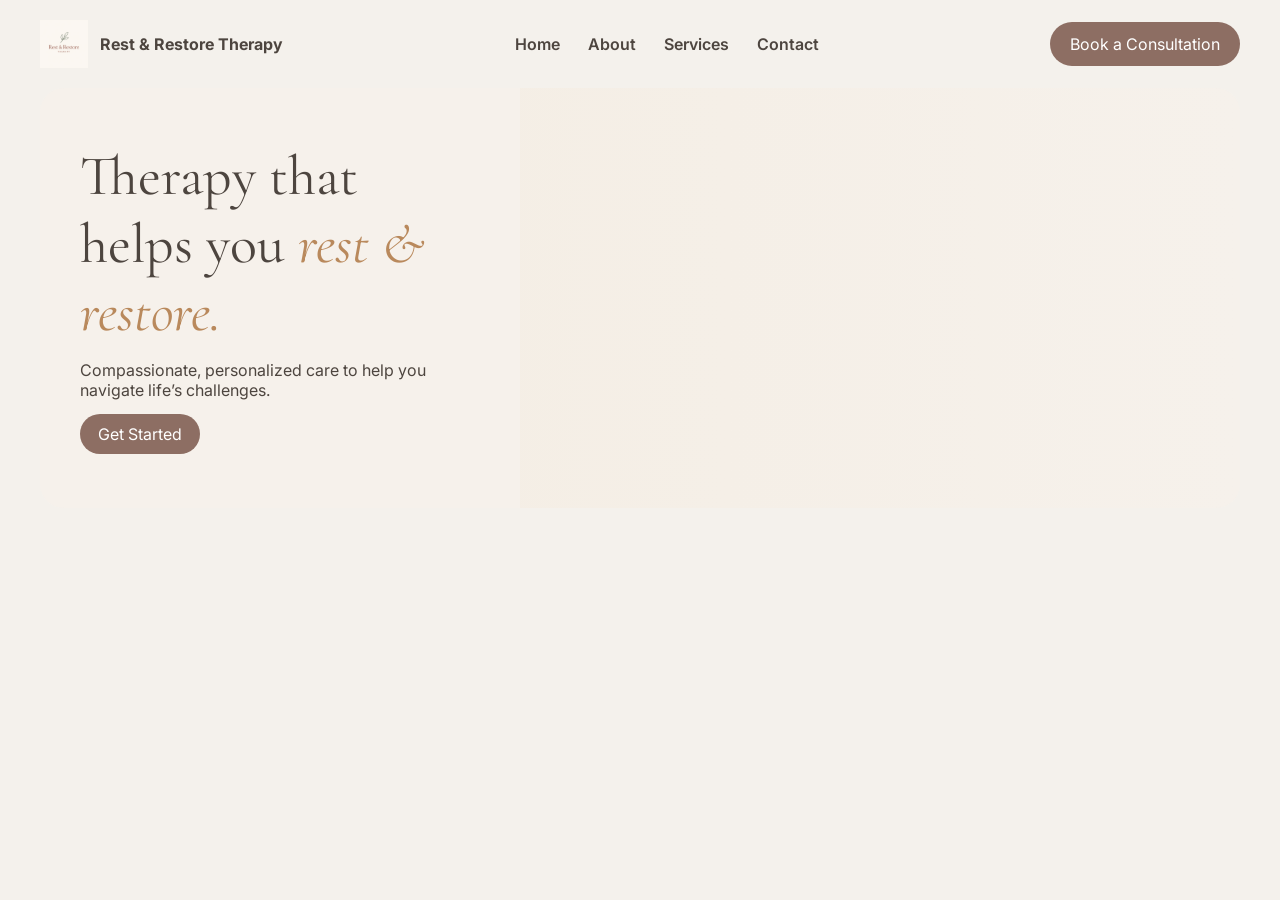
<file: index.html>
<!DOCTYPE html>
<html lang="en">
<head>
<meta charset="UTF-8">
<meta name="viewport" content="width=device-width, initial-scale=1.0">
<title>Rest & Restore Therapy</title>

<link rel="icon" type="image/png" href="favicon.png">

<link href="https://fonts.googleapis.com/css2?family=Cormorant+Garamond:wght@500;600;700&family=Inter:wght@400;500;600;700&display=swap" rel="stylesheet">

<style>
body { margin:0; font-family:Inter, sans-serif; background:#f4f1ec; color:#4d453f;}
.container { width:min(1200px, calc(100% - 40px)); margin:auto;}

.nav { display:flex; justify-content:space-between; align-items:center; padding:20px 0;}
.logo { display:flex; align-items:center; gap:12px;}
.logo img { height:48px;}
.nav-links { display:flex; gap:28px; font-weight:600;}
.consult-btn { background:#8d6e63; color:#fff; padding:12px 20px; border-radius:999px;}

.hero { display:grid; grid-template-columns:40% 60%; height:420px; border-radius:24px; overflow:hidden; background:#f6f1eb;}
.hero-left { padding:40px; display:flex; flex-direction:column; justify-content:center;}
.hero-title { font-family:'Cormorant Garamond', serif; font-size:3.5rem;}
.hero-title span { color:#b9895c; font-style:italic;}
.hero-copy { margin:14px 0;}
.hero-btn { background:#8d6e63; color:#fff; padding:10px 18px; border-radius:999px; width:max-content;}

.hero-right {
background:
linear-gradient(90deg, rgba(244,237,227,.7), transparent),
url('https://images.unsplash.com/photo-1604881991720-f91add269bed?auto=format&fit=crop&w=1800&q=80') center/cover;
}
</style>
</head>

<body>

<div class="container">

<div class="nav">
  <div class="logo">
    <img src="logo.png">
    <div><strong>Rest & Restore Therapy</strong></div>
  </div>

  <div class="nav-links">
    <span>Home</span>
    <span>About</span>
    <span>Services</span>
    <span>Contact</span>
  </div>

  <div class="consult-btn">Book a Consultation</div>
</div>

<div class="hero">
  <div class="hero-left">
    <div class="hero-title">
      Therapy that helps you <span>rest & restore.</span>
    </div>
    <div class="hero-copy">
      Compassionate, personalized care to help you navigate life’s challenges.
    </div>
    <div class="hero-btn">Get Started</div>
  </div>
  <div class="hero-right"></div>
</div>

</div>

</body>
</html>
</file>
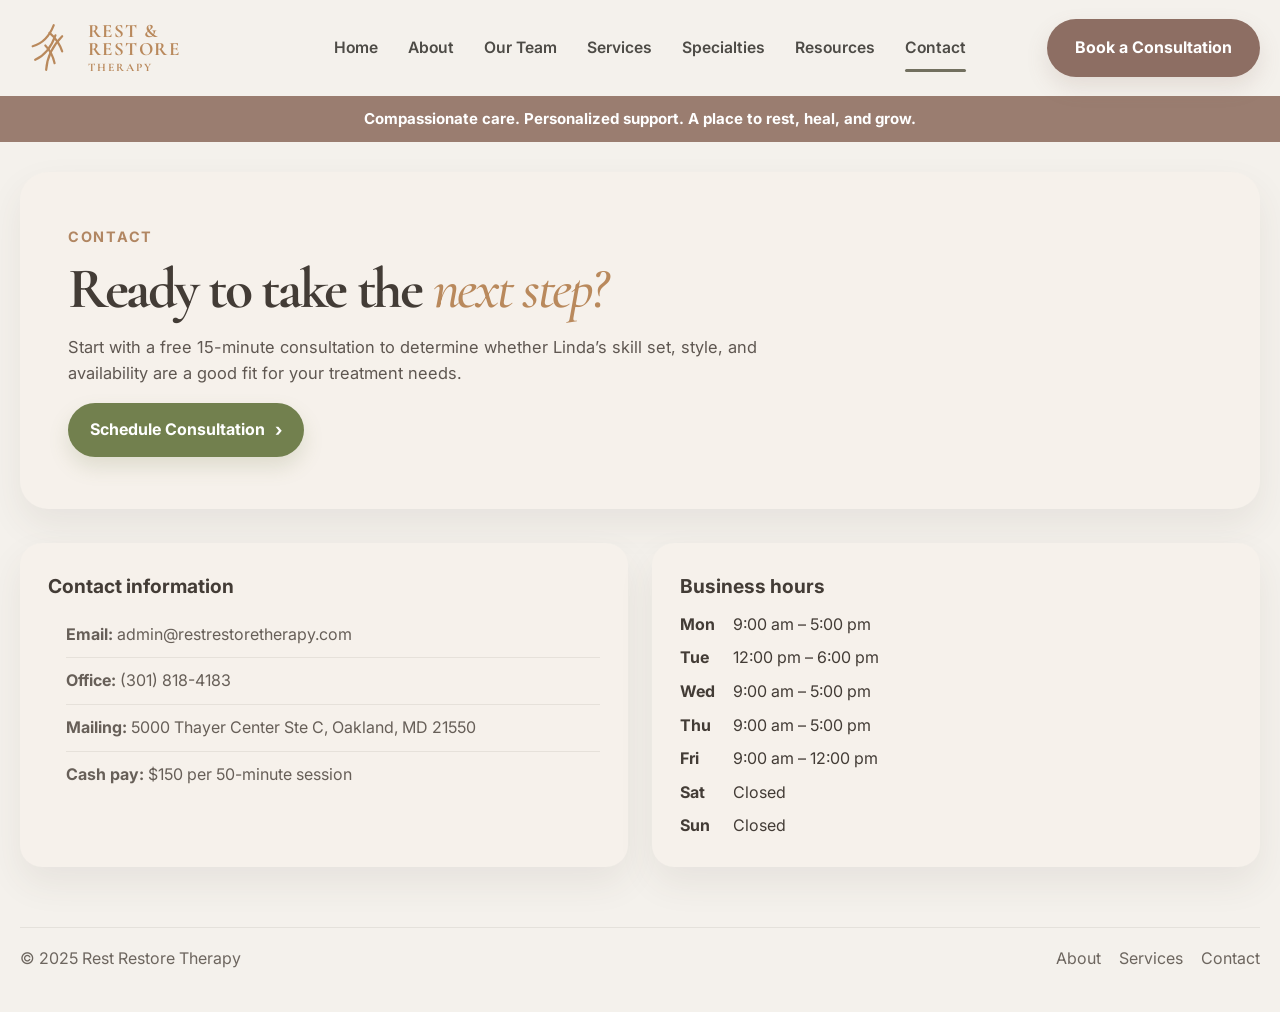
<file: contact.html>
<!DOCTYPE html>
<html lang="en">
<head>
  <meta charset="UTF-8" />
  <meta name="viewport" content="width=device-width, initial-scale=1.0" />
  <title>Contact | Rest & Restore Therapy</title>
  <link rel="preconnect" href="https://fonts.googleapis.com">
  <link rel="preconnect" href="https://fonts.gstatic.com" crossorigin>
  <link href="https://fonts.googleapis.com/css2?family=Cormorant+Garamond:wght@500;600;700&family=Inter:wght@400;500;600;700&display=swap" rel="stylesheet">
  <link rel="stylesheet" href="styles.css">
</head>
<body>
<header class="site-header">
  <div class="container nav">
    <a href="index.html" class="brand" aria-label="Rest & Restore Therapy home">
      <svg class="brand-mark" viewBox="0 0 64 64" fill="none" xmlns="http://www.w3.org/2000/svg" aria-hidden="true">
        <path d="M31 58C32 43 38 30 50 18" stroke="currentColor" stroke-width="2.6" stroke-linecap="round"/>
        <path d="M18 46C29 41 37 31 42 17" stroke="currentColor" stroke-width="2.6" stroke-linecap="round"/>
        <path d="M15 30C26 27 35 18 40 5" stroke="currentColor" stroke-width="2.6" stroke-linecap="round"/>
        <path d="M30 29C35 34 39 41 41 50" stroke="currentColor" stroke-width="2.6" stroke-linecap="round"/>
        <path d="M35 14C41 19 47 27 50 36" stroke="currentColor" stroke-width="2.6" stroke-linecap="round"/>
      </svg>
      <span class="brand-text"><span class="big">Rest &amp;<br>Restore</span><span class="small">Therapy</span></span>
    </a>
    <nav class="nav-links" aria-label="Primary">
      <a href="index.html">Home</a>
      <a href="about.html">About</a>
      <a href="team.html">Our Team</a>
      <a href="services.html">Services</a>
      <a href="specialties.html">Specialties</a>
      <a href="resources.html">Resources</a>
      <a class="active" href="contact.html">Contact</a>
    </nav>
    <a class="consult-btn" href="contact.html">Book a Consultation</a>
  </div>
</header>
<div class="top-strip">Compassionate care. Personalized support. A place to rest, heal, and grow.</div>
<main>
  <section class="page-hero"><div class="container"><div class="page-panel"><div class="eyebrow">Contact</div><h1 class="section-title">Ready to take the <span class="accent">next step?</span></h1><p class="page-copy">Start with a free 15-minute consultation to determine whether Linda’s skill set, style, and availability are a good fit for your treatment needs.</p><div class="cta-row"><a class="primary-btn" href="https://linda-kim.clientsecure.me" target="_blank" rel="noopener">Schedule Consultation</a></div></div></div></section>
  <section class="section"><div class="container grid-2"><div class="card content"><h3>Contact information</h3><ul class="list-clean"><li><strong>Email:</strong> admin@restrestoretherapy.com</li><li><strong>Office:</strong> (301) 818-4183</li><li><strong>Mailing:</strong> 5000 Thayer Center Ste C, Oakland, MD 21550</li><li><strong>Cash pay:</strong> $150 per 50-minute session</li></ul></div><div class="card content"><h3>Business hours</h3><div class="hours"><div>Mon</div><div>9:00 am – 5:00 pm</div><div>Tue</div><div>12:00 pm – 6:00 pm</div><div>Wed</div><div>9:00 am – 5:00 pm</div><div>Thu</div><div>9:00 am – 5:00 pm</div><div>Fri</div><div>9:00 am – 12:00 pm</div><div>Sat</div><div>Closed</div><div>Sun</div><div>Closed</div></div></div></div></section>
</main>
<footer class="footer">
  <div class="container footer-inner">
    <div>© 2025 Rest Restore Therapy</div>
    <div class="footer-nav">
      <a href="about.html">About</a>
      <a href="services.html">Services</a>
      <a href="contact.html">Contact</a>
    </div>
  </div>
</footer>
</body>
</html>
</file>
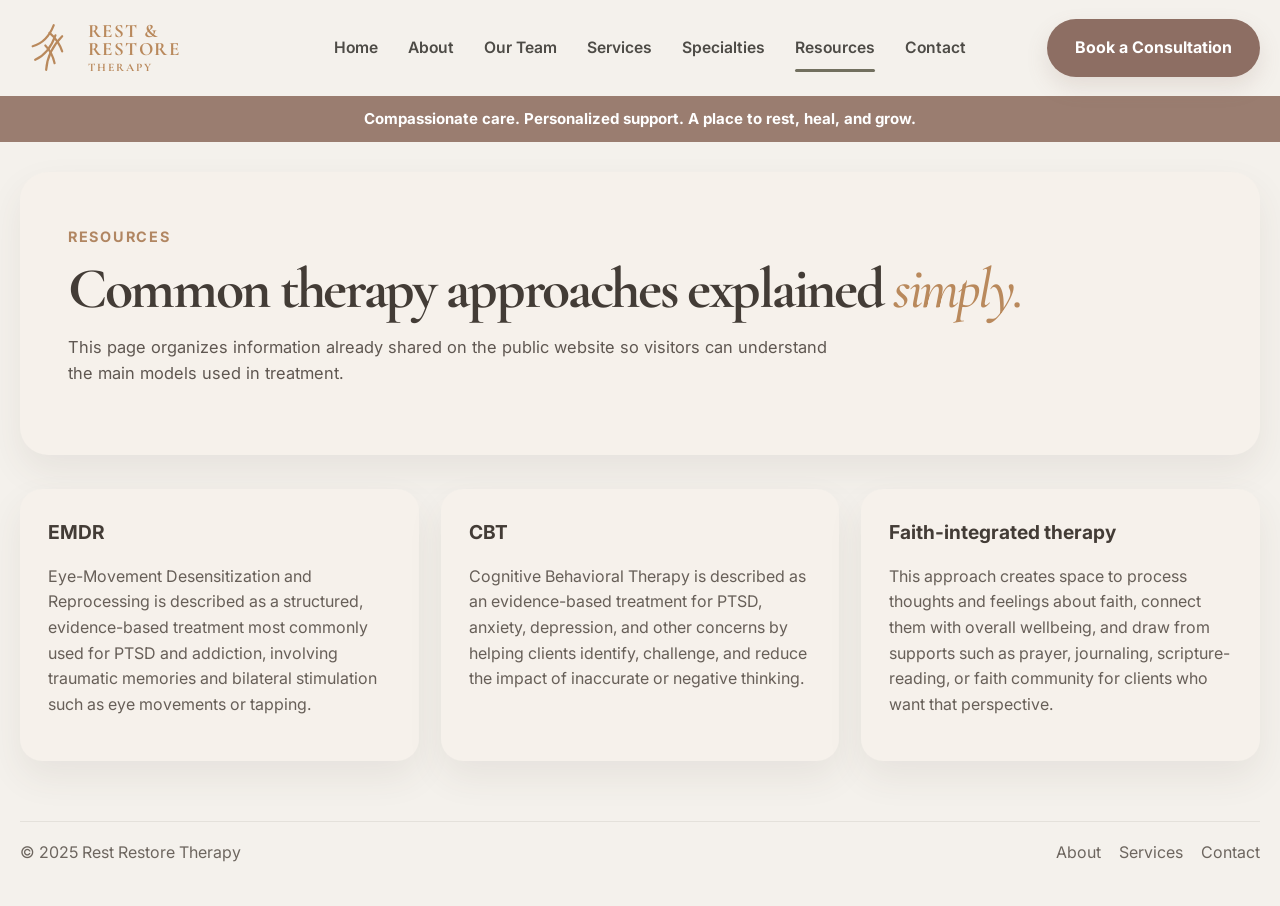
<file: resources.html>
<!DOCTYPE html>
<html lang="en">
<head>
  <meta charset="UTF-8" />
  <meta name="viewport" content="width=device-width, initial-scale=1.0" />
  <title>Resources | Rest & Restore Therapy</title>
  <link rel="preconnect" href="https://fonts.googleapis.com">
  <link rel="preconnect" href="https://fonts.gstatic.com" crossorigin>
  <link href="https://fonts.googleapis.com/css2?family=Cormorant+Garamond:wght@500;600;700&family=Inter:wght@400;500;600;700&display=swap" rel="stylesheet">
  <link rel="stylesheet" href="styles.css">
</head>
<body>
<header class="site-header">
  <div class="container nav">
    <a href="index.html" class="brand" aria-label="Rest & Restore Therapy home">
      <svg class="brand-mark" viewBox="0 0 64 64" fill="none" xmlns="http://www.w3.org/2000/svg" aria-hidden="true">
        <path d="M31 58C32 43 38 30 50 18" stroke="currentColor" stroke-width="2.6" stroke-linecap="round"/>
        <path d="M18 46C29 41 37 31 42 17" stroke="currentColor" stroke-width="2.6" stroke-linecap="round"/>
        <path d="M15 30C26 27 35 18 40 5" stroke="currentColor" stroke-width="2.6" stroke-linecap="round"/>
        <path d="M30 29C35 34 39 41 41 50" stroke="currentColor" stroke-width="2.6" stroke-linecap="round"/>
        <path d="M35 14C41 19 47 27 50 36" stroke="currentColor" stroke-width="2.6" stroke-linecap="round"/>
      </svg>
      <span class="brand-text"><span class="big">Rest &amp;<br>Restore</span><span class="small">Therapy</span></span>
    </a>
    <nav class="nav-links" aria-label="Primary">
      <a href="index.html">Home</a>
      <a href="about.html">About</a>
      <a href="team.html">Our Team</a>
      <a href="services.html">Services</a>
      <a href="specialties.html">Specialties</a>
      <a class="active" href="resources.html">Resources</a>
      <a href="contact.html">Contact</a>
    </nav>
    <a class="consult-btn" href="contact.html">Book a Consultation</a>
  </div>
</header>
<div class="top-strip">Compassionate care. Personalized support. A place to rest, heal, and grow.</div>
<main>
  <section class="page-hero"><div class="container"><div class="page-panel"><div class="eyebrow">Resources</div><h1 class="section-title">Common therapy approaches explained <span class="accent">simply.</span></h1><p class="page-copy">This page organizes information already shared on the public website so visitors can understand the main models used in treatment.</p></div></div></section>
  <section class="section"><div class="container grid-3"><div class="card content"><h3>EMDR</h3><p>Eye-Movement Desensitization and Reprocessing is described as a structured, evidence-based treatment most commonly used for PTSD and addiction, involving traumatic memories and bilateral stimulation such as eye movements or tapping.</p></div><div class="card content"><h3>CBT</h3><p>Cognitive Behavioral Therapy is described as an evidence-based treatment for PTSD, anxiety, depression, and other concerns by helping clients identify, challenge, and reduce the impact of inaccurate or negative thinking.</p></div><div class="card content"><h3>Faith-integrated therapy</h3><p>This approach creates space to process thoughts and feelings about faith, connect them with overall wellbeing, and draw from supports such as prayer, journaling, scripture-reading, or faith community for clients who want that perspective.</p></div></div></section>
</main>
<footer class="footer">
  <div class="container footer-inner">
    <div>© 2025 Rest Restore Therapy</div>
    <div class="footer-nav">
      <a href="about.html">About</a>
      <a href="services.html">Services</a>
      <a href="contact.html">Contact</a>
    </div>
  </div>
</footer>
</body>
</html>
</file>
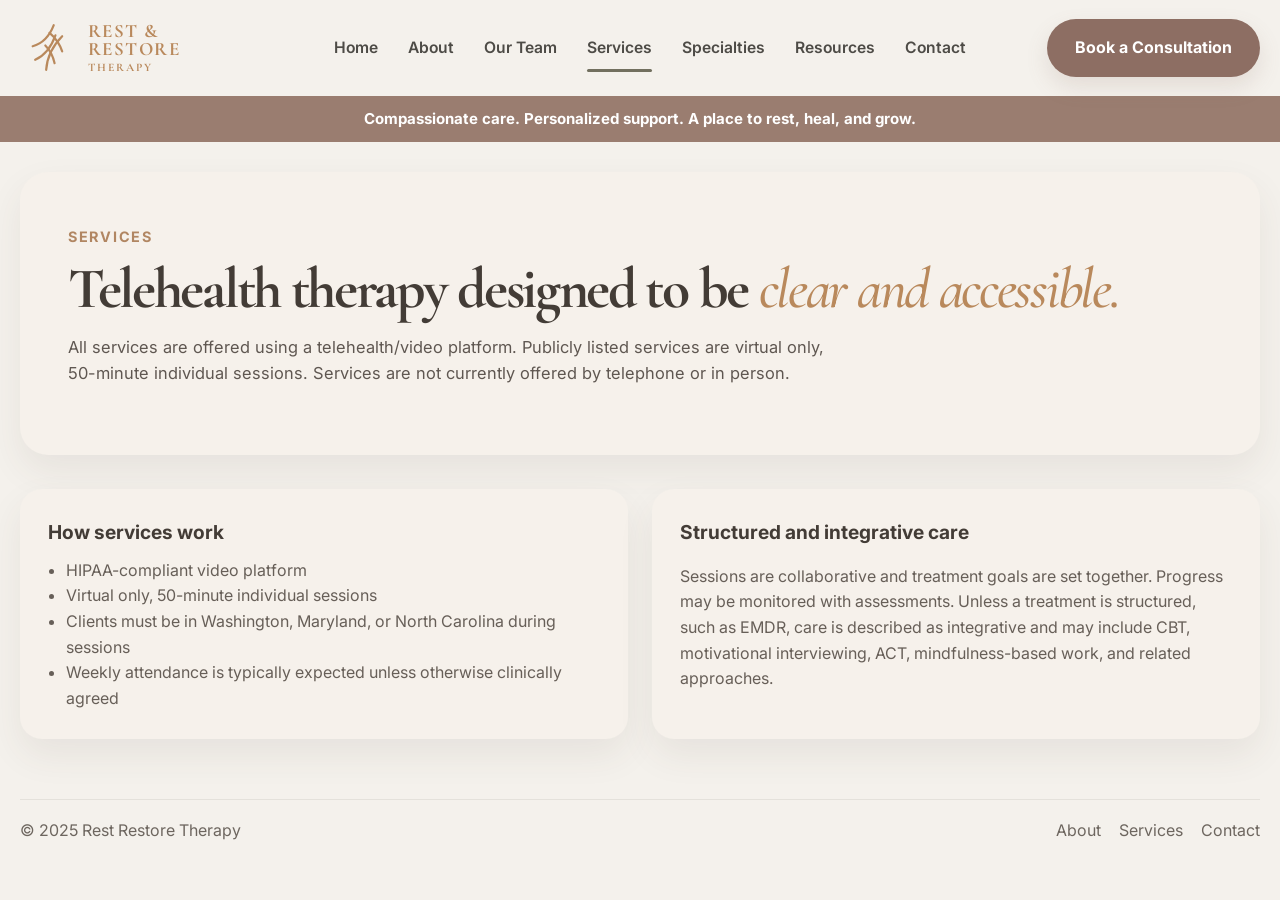
<file: services.html>
<!DOCTYPE html>
<html lang="en">
<head>
  <meta charset="UTF-8" />
  <meta name="viewport" content="width=device-width, initial-scale=1.0" />
  <title>Services | Rest & Restore Therapy</title>
  <link rel="preconnect" href="https://fonts.googleapis.com">
  <link rel="preconnect" href="https://fonts.gstatic.com" crossorigin>
  <link href="https://fonts.googleapis.com/css2?family=Cormorant+Garamond:wght@500;600;700&family=Inter:wght@400;500;600;700&display=swap" rel="stylesheet">
  <link rel="stylesheet" href="styles.css">
</head>
<body>
<header class="site-header">
  <div class="container nav">
    <a href="index.html" class="brand" aria-label="Rest & Restore Therapy home">
      <svg class="brand-mark" viewBox="0 0 64 64" fill="none" xmlns="http://www.w3.org/2000/svg" aria-hidden="true">
        <path d="M31 58C32 43 38 30 50 18" stroke="currentColor" stroke-width="2.6" stroke-linecap="round"/>
        <path d="M18 46C29 41 37 31 42 17" stroke="currentColor" stroke-width="2.6" stroke-linecap="round"/>
        <path d="M15 30C26 27 35 18 40 5" stroke="currentColor" stroke-width="2.6" stroke-linecap="round"/>
        <path d="M30 29C35 34 39 41 41 50" stroke="currentColor" stroke-width="2.6" stroke-linecap="round"/>
        <path d="M35 14C41 19 47 27 50 36" stroke="currentColor" stroke-width="2.6" stroke-linecap="round"/>
      </svg>
      <span class="brand-text"><span class="big">Rest &amp;<br>Restore</span><span class="small">Therapy</span></span>
    </a>
    <nav class="nav-links" aria-label="Primary">
      <a href="index.html">Home</a>
      <a href="about.html">About</a>
      <a href="team.html">Our Team</a>
      <a class="active" href="services.html">Services</a>
      <a href="specialties.html">Specialties</a>
      <a href="resources.html">Resources</a>
      <a href="contact.html">Contact</a>
    </nav>
    <a class="consult-btn" href="contact.html">Book a Consultation</a>
  </div>
</header>
<div class="top-strip">Compassionate care. Personalized support. A place to rest, heal, and grow.</div>
<main>
  <section class="page-hero"><div class="container"><div class="page-panel"><div class="eyebrow">Services</div><h1 class="section-title">Telehealth therapy designed to be <span class="accent">clear and accessible.</span></h1><p class="page-copy">All services are offered using a telehealth/video platform. Publicly listed services are virtual only, 50-minute individual sessions. Services are not currently offered by telephone or in person.</p></div></div></section>
  <section class="section"><div class="container grid-2"><div class="card content"><h3>How services work</h3><ul><li>HIPAA-compliant video platform</li><li>Virtual only, 50-minute individual sessions</li><li>Clients must be in Washington, Maryland, or North Carolina during sessions</li><li>Weekly attendance is typically expected unless otherwise clinically agreed</li></ul></div><div class="card content"><h3>Structured and integrative care</h3><p>Sessions are collaborative and treatment goals are set together. Progress may be monitored with assessments. Unless a treatment is structured, such as EMDR, care is described as integrative and may include CBT, motivational interviewing, ACT, mindfulness-based work, and related approaches.</p></div></div></section>
</main>
<footer class="footer">
  <div class="container footer-inner">
    <div>© 2025 Rest Restore Therapy</div>
    <div class="footer-nav">
      <a href="about.html">About</a>
      <a href="services.html">Services</a>
      <a href="contact.html">Contact</a>
    </div>
  </div>
</footer>
</body>
</html>
</file>
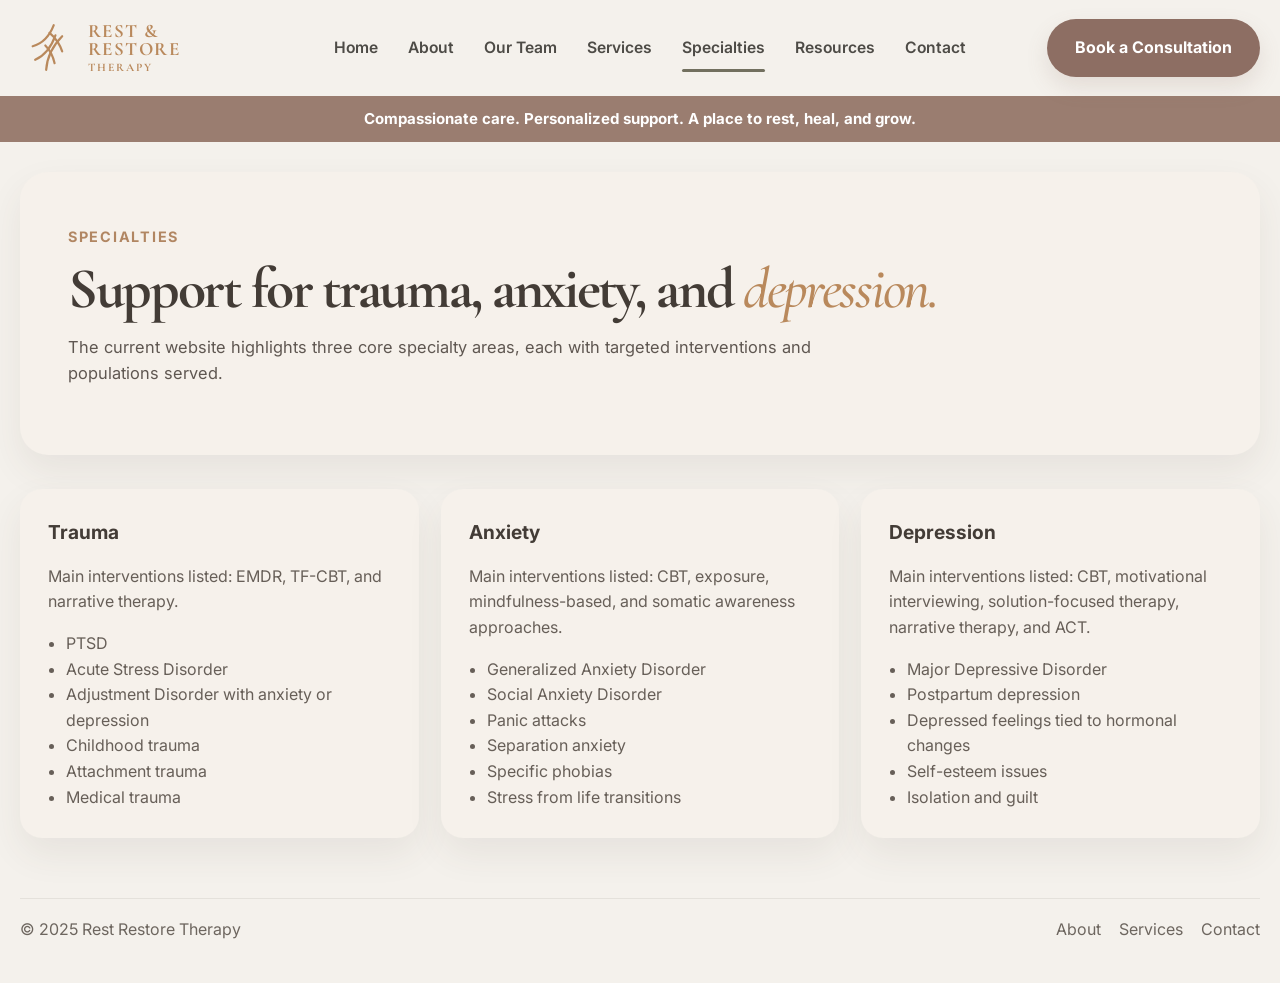
<file: specialties.html>
<!DOCTYPE html>
<html lang="en">
<head>
  <meta charset="UTF-8" />
  <meta name="viewport" content="width=device-width, initial-scale=1.0" />
  <title>Specialties | Rest & Restore Therapy</title>
  <link rel="preconnect" href="https://fonts.googleapis.com">
  <link rel="preconnect" href="https://fonts.gstatic.com" crossorigin>
  <link href="https://fonts.googleapis.com/css2?family=Cormorant+Garamond:wght@500;600;700&family=Inter:wght@400;500;600;700&display=swap" rel="stylesheet">
  <link rel="stylesheet" href="styles.css">
</head>
<body>
<header class="site-header">
  <div class="container nav">
    <a href="index.html" class="brand" aria-label="Rest & Restore Therapy home">
      <svg class="brand-mark" viewBox="0 0 64 64" fill="none" xmlns="http://www.w3.org/2000/svg" aria-hidden="true">
        <path d="M31 58C32 43 38 30 50 18" stroke="currentColor" stroke-width="2.6" stroke-linecap="round"/>
        <path d="M18 46C29 41 37 31 42 17" stroke="currentColor" stroke-width="2.6" stroke-linecap="round"/>
        <path d="M15 30C26 27 35 18 40 5" stroke="currentColor" stroke-width="2.6" stroke-linecap="round"/>
        <path d="M30 29C35 34 39 41 41 50" stroke="currentColor" stroke-width="2.6" stroke-linecap="round"/>
        <path d="M35 14C41 19 47 27 50 36" stroke="currentColor" stroke-width="2.6" stroke-linecap="round"/>
      </svg>
      <span class="brand-text"><span class="big">Rest &amp;<br>Restore</span><span class="small">Therapy</span></span>
    </a>
    <nav class="nav-links" aria-label="Primary">
      <a href="index.html">Home</a>
      <a href="about.html">About</a>
      <a href="team.html">Our Team</a>
      <a href="services.html">Services</a>
      <a class="active" href="specialties.html">Specialties</a>
      <a href="resources.html">Resources</a>
      <a href="contact.html">Contact</a>
    </nav>
    <a class="consult-btn" href="contact.html">Book a Consultation</a>
  </div>
</header>
<div class="top-strip">Compassionate care. Personalized support. A place to rest, heal, and grow.</div>
<main>
  <section class="page-hero"><div class="container"><div class="page-panel"><div class="eyebrow">Specialties</div><h1 class="section-title">Support for trauma, anxiety, and <span class="accent">depression.</span></h1><p class="page-copy">The current website highlights three core specialty areas, each with targeted interventions and populations served.</p></div></div></section>
  <section class="section"><div class="container grid-3"><div class="card content"><h3>Trauma</h3><p>Main interventions listed: EMDR, TF-CBT, and narrative therapy.</p><ul><li>PTSD</li><li>Acute Stress Disorder</li><li>Adjustment Disorder with anxiety or depression</li><li>Childhood trauma</li><li>Attachment trauma</li><li>Medical trauma</li></ul></div><div class="card content"><h3>Anxiety</h3><p>Main interventions listed: CBT, exposure, mindfulness-based, and somatic awareness approaches.</p><ul><li>Generalized Anxiety Disorder</li><li>Social Anxiety Disorder</li><li>Panic attacks</li><li>Separation anxiety</li><li>Specific phobias</li><li>Stress from life transitions</li></ul></div><div class="card content"><h3>Depression</h3><p>Main interventions listed: CBT, motivational interviewing, solution-focused therapy, narrative therapy, and ACT.</p><ul><li>Major Depressive Disorder</li><li>Postpartum depression</li><li>Depressed feelings tied to hormonal changes</li><li>Self-esteem issues</li><li>Isolation and guilt</li></ul></div></div></section>
</main>
<footer class="footer">
  <div class="container footer-inner">
    <div>© 2025 Rest Restore Therapy</div>
    <div class="footer-nav">
      <a href="about.html">About</a>
      <a href="services.html">Services</a>
      <a href="contact.html">Contact</a>
    </div>
  </div>
</footer>
</body>
</html>
</file>
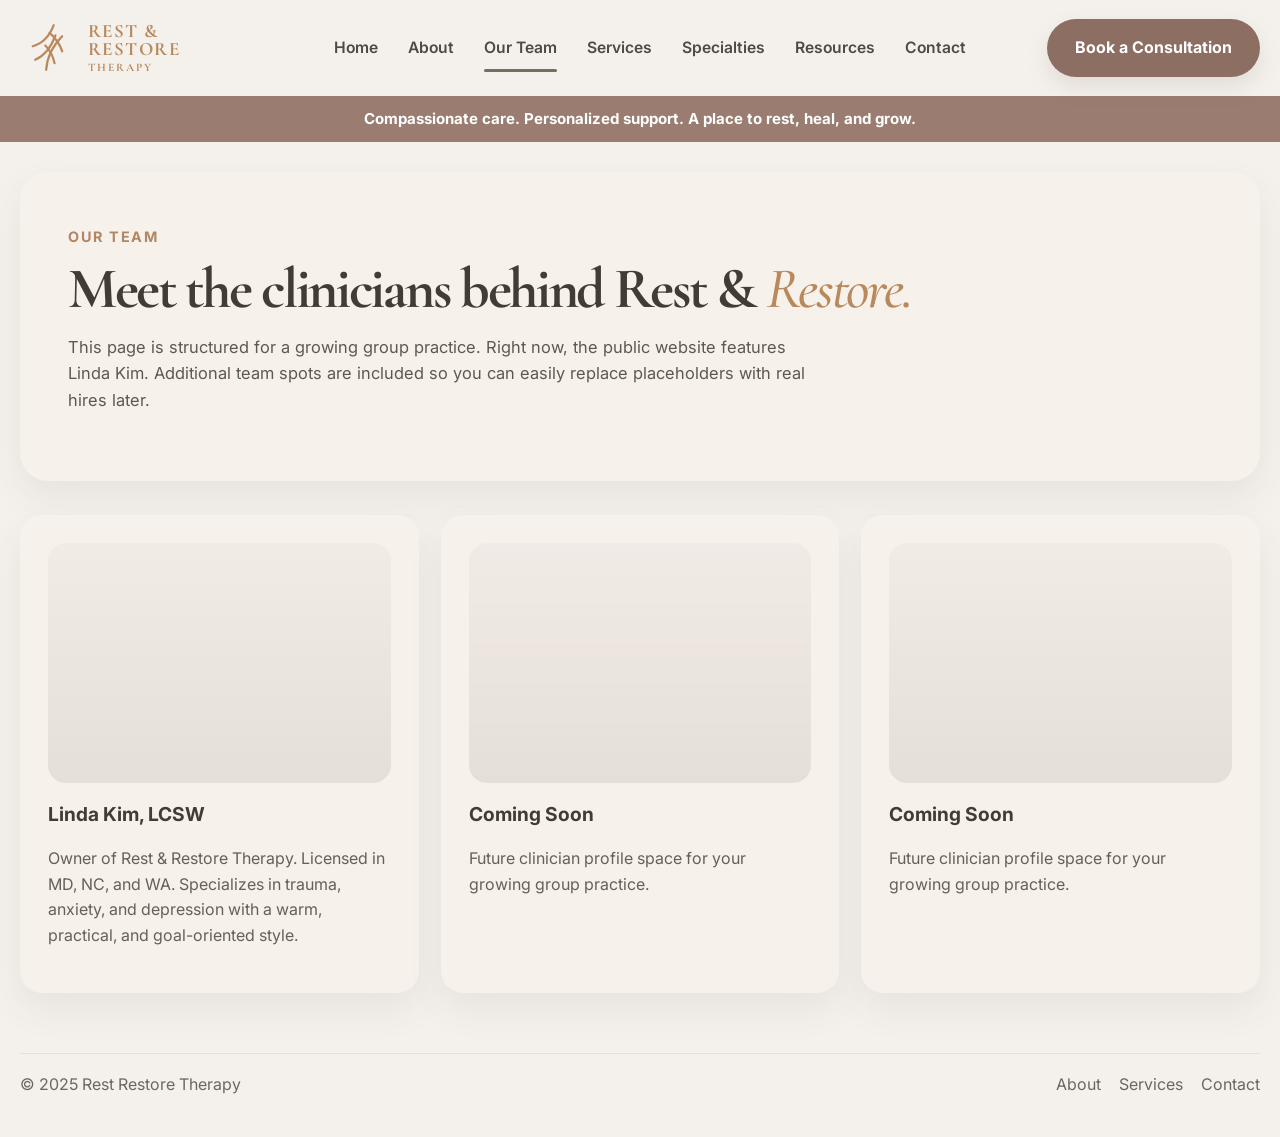
<file: team.html>
<!DOCTYPE html>
<html lang="en">
<head>
  <meta charset="UTF-8" />
  <meta name="viewport" content="width=device-width, initial-scale=1.0" />
  <title>Our Team | Rest & Restore Therapy</title>
  <link rel="preconnect" href="https://fonts.googleapis.com">
  <link rel="preconnect" href="https://fonts.gstatic.com" crossorigin>
  <link href="https://fonts.googleapis.com/css2?family=Cormorant+Garamond:wght@500;600;700&family=Inter:wght@400;500;600;700&display=swap" rel="stylesheet">
  <link rel="stylesheet" href="styles.css">
</head>
<body>
<header class="site-header">
  <div class="container nav">
    <a href="index.html" class="brand" aria-label="Rest & Restore Therapy home">
      <svg class="brand-mark" viewBox="0 0 64 64" fill="none" xmlns="http://www.w3.org/2000/svg" aria-hidden="true">
        <path d="M31 58C32 43 38 30 50 18" stroke="currentColor" stroke-width="2.6" stroke-linecap="round"/>
        <path d="M18 46C29 41 37 31 42 17" stroke="currentColor" stroke-width="2.6" stroke-linecap="round"/>
        <path d="M15 30C26 27 35 18 40 5" stroke="currentColor" stroke-width="2.6" stroke-linecap="round"/>
        <path d="M30 29C35 34 39 41 41 50" stroke="currentColor" stroke-width="2.6" stroke-linecap="round"/>
        <path d="M35 14C41 19 47 27 50 36" stroke="currentColor" stroke-width="2.6" stroke-linecap="round"/>
      </svg>
      <span class="brand-text"><span class="big">Rest &amp;<br>Restore</span><span class="small">Therapy</span></span>
    </a>
    <nav class="nav-links" aria-label="Primary">
      <a href="index.html">Home</a>
      <a href="about.html">About</a>
      <a class="active" href="team.html">Our Team</a>
      <a href="services.html">Services</a>
      <a href="specialties.html">Specialties</a>
      <a href="resources.html">Resources</a>
      <a href="contact.html">Contact</a>
    </nav>
    <a class="consult-btn" href="contact.html">Book a Consultation</a>
  </div>
</header>
<div class="top-strip">Compassionate care. Personalized support. A place to rest, heal, and grow.</div>
<main>
  <section class="page-hero"><div class="container"><div class="page-panel"><div class="eyebrow">Our Team</div><h1 class="section-title">Meet the clinicians behind Rest &amp; <span class="accent">Restore.</span></h1><p class="page-copy">This page is structured for a growing group practice. Right now, the public website features Linda Kim. Additional team spots are included so you can easily replace placeholders with real hires later.</p></div></div></section>
  <section class="section"><div class="container grid-3"><div class="card"><div class="team-photo linda"></div><h3>Linda Kim, LCSW</h3><p>Owner of Rest &amp; Restore Therapy. Licensed in MD, NC, and WA. Specializes in trauma, anxiety, and depression with a warm, practical, and goal-oriented style.</p></div><div class="card"><div class="team-photo placeholder2"></div><h3>Coming Soon</h3><p>Future clinician profile space for your growing group practice.</p></div><div class="card"><div class="team-photo placeholder3"></div><h3>Coming Soon</h3><p>Future clinician profile space for your growing group practice.</p></div></div></section>
</main>
<footer class="footer">
  <div class="container footer-inner">
    <div>© 2025 Rest Restore Therapy</div>
    <div class="footer-nav">
      <a href="about.html">About</a>
      <a href="services.html">Services</a>
      <a href="contact.html">Contact</a>
    </div>
  </div>
</footer>
</body>
</html>
</file>
<file: styles.css>
:root{
  --bg:#f4f1ec;
  --panel:#f6f1eb;
  --panel-2:#ece7df;
  --white:#ffffff;
  --olive:#8d6e63;
  --olive-dark:#7b6157;
  --green:#72804e;
  --green-dark:#657245;
  --tan:#b9895c;
  --ink:#433c36;
  --muted:#675f58;
  --line:rgba(86,76,68,.10);
  --shadow:0 16px 36px rgba(73,61,50,.08);
  --radius-xl:28px;
  --radius-lg:22px;
  --radius-md:16px;
  --max:1280px;
}
*{box-sizing:border-box}
html{scroll-behavior:smooth}
body{margin:0;font-family:Inter,sans-serif;background:var(--bg);color:var(--ink);line-height:1.6}
a{text-decoration:none;color:inherit}
img{max-width:100%;display:block}
.container{width:min(calc(100% - 40px), var(--max));margin:0 auto}
.site-header{background:var(--bg);position:sticky;top:0;z-index:100}
.nav{min-height:96px;display:grid;grid-template-columns:260px 1fr 240px;align-items:center;gap:20px}
.brand{display:flex;align-items:center;gap:14px}.brand-mark{width:54px;height:54px;color:var(--tan);flex:0 0 auto}.brand-text{color:var(--tan);line-height:.95;font-family:"Cormorant Garamond",serif;text-transform:uppercase;letter-spacing:.09em;font-weight:700}.brand-text .big{display:block;font-size:1.18rem}.brand-text .small{display:block;font-size:.72rem;letter-spacing:.18em;margin-top:4px}
.nav-links{display:flex;justify-content:center;align-items:center;gap:30px;font-size:.98rem;font-weight:600;color:#4d4b46;flex-wrap:wrap}.nav-links a{position:relative;padding:4px 0}.nav-links a.active::after{content:"";position:absolute;left:0;right:0;bottom:-7px;height:3px;background:#72705f;border-radius:3px}
.consult-btn,.primary-btn,.secondary-btn,.olive-btn{display:inline-flex;align-items:center;justify-content:center;border-radius:999px;font-weight:700;transition:.18s ease transform,.18s ease background}.consult-btn:hover,.primary-btn:hover,.secondary-btn:hover,.olive-btn:hover{transform:translateY(-1px)}
.consult-btn{justify-self:end;min-height:58px;padding:0 28px;background:var(--olive);color:#fff;box-shadow:0 10px 22px rgba(141,110,99,.16)}.consult-btn:hover{background:var(--olive-dark)}
.top-strip{background:#9a7d70;color:#fff;text-align:center;font-size:.94rem;font-weight:700;padding:11px 12px}
.hero-wrap{padding:10px 0 22px}
.hero-card{display:grid;grid-template-columns:39% 61%;height:500px;background:var(--panel);border-radius:28px;overflow:hidden;box-shadow:var(--shadow)}
.hero-left{padding:54px 44px 40px 50px;display:flex;flex-direction:column;justify-content:center;background:linear-gradient(180deg,#f7f3ee 0%, #f2ede7 100%)}
.hero-title{margin:0 0 10px;font-family:"Cormorant Garamond",serif;font-size:clamp(4rem,6vw,5.4rem);line-height:.9;letter-spacing:-.045em;color:#3f3934;font-weight:600;max-width:420px}.hero-title .accent,.section-title .accent{color:var(--tan);font-style:italic;font-weight:500}
.mini-line{width:42px;height:3px;background:#cdb49a;border-radius:3px;margin:12px 0 18px}.hero-copy{max-width:360px;margin:0 0 22px;color:#5f5751;font-size:1.02rem;line-height:1.72}
.cta-row{display:flex;flex-wrap:wrap;align-items:center;gap:18px}
.primary-btn,.olive-btn{min-height:54px;padding:0 22px;background:var(--green);color:#fff;box-shadow:0 10px 20px rgba(114,128,78,.18)}.primary-btn:hover,.olive-btn:hover{background:var(--green-dark)}.primary-btn::after,.olive-btn::after{content:"›";margin-left:10px;font-size:1.1rem}
.secondary-btn{min-height:54px;padding:0 22px;background:var(--olive);color:#fff;box-shadow:0 10px 20px rgba(141,110,99,.18)}
.ghost-link{font-weight:700;color:#4d4b45}.ghost-link::after{content:" →"}
.hero-right{position:relative;background:linear-gradient(90deg, rgba(244,237,227,.78) 0%, rgba(244,237,227,.28) 12%, rgba(244,237,227,0) 22%),linear-gradient(180deg, rgba(80,66,55,.03), rgba(80,66,55,.10)),url('https://images.unsplash.com/photo-1604881991720-f91add269bed?auto=format&fit=crop&w=1800&q=80') center/cover}
.hero-quote{position:absolute;right:24px;bottom:22px;width:255px;background:rgba(250,245,239,.96);border-radius:18px;padding:20px 20px 18px;box-shadow:0 14px 24px rgba(75,63,55,.10);color:#6c655e;font-style:italic;font-size:.98rem}.hero-quote::before{content:"“";position:absolute;left:14px;top:10px;font-size:1.8rem;line-height:1;color:#b27b51;font-style:normal}.hero-quote span{display:block;padding-left:20px}
.features{display:grid;grid-template-columns:repeat(4,1fr);background:var(--panel-2);border-radius:20px;margin-top:20px;box-shadow:var(--shadow);overflow:hidden}.feature{text-align:center;padding:28px 18px 24px;position:relative}.feature + .feature::before{content:"";position:absolute;left:0;top:50%;transform:translateY(-50%);width:1px;height:76px;background:rgba(86,76,68,.10)}.feature h3{margin:0 0 8px;font-size:1rem;color:#4d463f}.feature p{margin:0 auto;max-width:220px;color:#6e665f;font-size:.95rem;line-height:1.55}.feature-icon{width:38px;height:38px;margin:0 auto 12px;color:#7f875f}
.page-hero{padding:30px 0 10px}.page-panel{background:var(--panel);border-radius:28px;padding:52px 48px;box-shadow:var(--shadow)}.eyebrow{display:inline-block;margin-bottom:14px;color:#b18662;font-weight:700;letter-spacing:.12em;text-transform:uppercase;font-size:.9rem}.section-title{margin:0 0 16px;font-family:"Cormorant Garamond",serif;font-size:clamp(3rem,4.5vw,4.4rem);line-height:.96;letter-spacing:-.04em;color:#433c36}.page-copy{max-width:760px;color:#5f5751;font-size:1.03rem}
.section{padding:24px 0 30px}.grid-2{display:grid;grid-template-columns:1fr 1fr;gap:24px}.grid-3{display:grid;grid-template-columns:repeat(3,1fr);gap:22px}.card{background:var(--panel);border-radius:22px;padding:28px;box-shadow:var(--shadow)}.card h3{margin:0 0 10px;font-size:1.2rem}.card p,.card li,.content p,.content li{color:var(--muted)}.card ul,.content ul{padding-left:18px;margin:10px 0 0}
.about-grid{display:grid;grid-template-columns:42% 58%;gap:28px;align-items:stretch}.about-left{padding:34px 14px 28px 24px;min-height:350px;display:flex;align-items:center}.about-title{margin:0 0 18px;font-family:"Cormorant Garamond",serif;font-size:clamp(3rem,4.2vw,4.1rem);line-height:.98;letter-spacing:-.03em;color:#433c36;max-width:420px;font-weight:600}.about-copy{max-width:430px;color:#5d554e;font-size:1rem;line-height:1.7;margin:0 0 12px}.about-image{border-radius:22px;min-height:350px;overflow:hidden;box-shadow:var(--shadow);background:linear-gradient(180deg, rgba(80,66,55,.03), rgba(80,66,55,.10)),url('https://images.unsplash.com/photo-1573496359142-b8d87734a5a2?auto=format&fit=crop&w=1800&q=80') center/cover}
.team-photo{height:240px;border-radius:18px;margin-bottom:16px;background:linear-gradient(180deg, rgba(80,66,55,.03), rgba(80,66,55,.10)),url('https://images.unsplash.com/photo-1573496359142-b8d87734a5a2?auto=format&fit=crop&w=1200&q=80') center/cover}.team-photo.linda{background:linear-gradient(180deg, rgba(80,66,55,.03), rgba(80,66,55,.10)),url('https://images.unsplash.com/photo-1559839734-2b71ea197ec2?auto=format&fit=crop&w=1200&q=80') center/cover}.team-photo.placeholder2{background:linear-gradient(180deg, rgba(80,66,55,.03), rgba(80,66,55,.10)),url('https://images.unsplash.com/photo-1594824388853-d0c8b6bd2b4b?auto=format&fit=crop&w=1200&q=80') center/cover}.team-photo.placeholder3{background:linear-gradient(180deg, rgba(80,66,55,.03), rgba(80,66,55,.10)),url('https://images.unsplash.com/photo-1544717305-2782549b5136?auto=format&fit=crop&w=1200&q=80') center/cover}
.list-clean{list-style:none;padding:0;margin:0}.list-clean li{padding:10px 0;border-bottom:1px solid var(--line)}.list-clean li:last-child{border-bottom:0}.hours{display:grid;grid-template-columns:auto 1fr;gap:8px 18px;max-width:360px}.hours div:nth-child(odd){font-weight:700}
.footer{padding:30px 0 40px;color:#6d665f}.footer-inner{border-top:1px solid var(--line);padding-top:18px;display:flex;justify-content:space-between;gap:20px;flex-wrap:wrap}.footer-nav{display:flex;gap:18px;flex-wrap:wrap}
@media (max-width:1100px){.nav{grid-template-columns:1fr;justify-items:start;padding:20px 0 24px}.consult-btn{justify-self:start}.hero-card,.about-grid,.grid-2{grid-template-columns:1fr}.features{grid-template-columns:repeat(2,1fr)}.feature:nth-child(3)::before,.feature:nth-child(4)::before{display:none}.grid-3{grid-template-columns:1fr 1fr}}
@media (max-width:700px){.container{width:min(calc(100% - 20px), var(--max))}.nav-links{gap:18px}.hero-card{height:auto}.hero-left{padding:38px 24px 34px}.hero-title{font-size:clamp(3.2rem,15vw,4.5rem)}.hero-right{min-height:320px}.hero-quote{left:16px;right:16px;width:auto}.features,.grid-3{grid-template-columns:1fr}.feature + .feature::before{display:none}.page-panel{padding:36px 24px}.about-left{padding:28px 20px 28px 24px;min-height:auto}}
</file>
